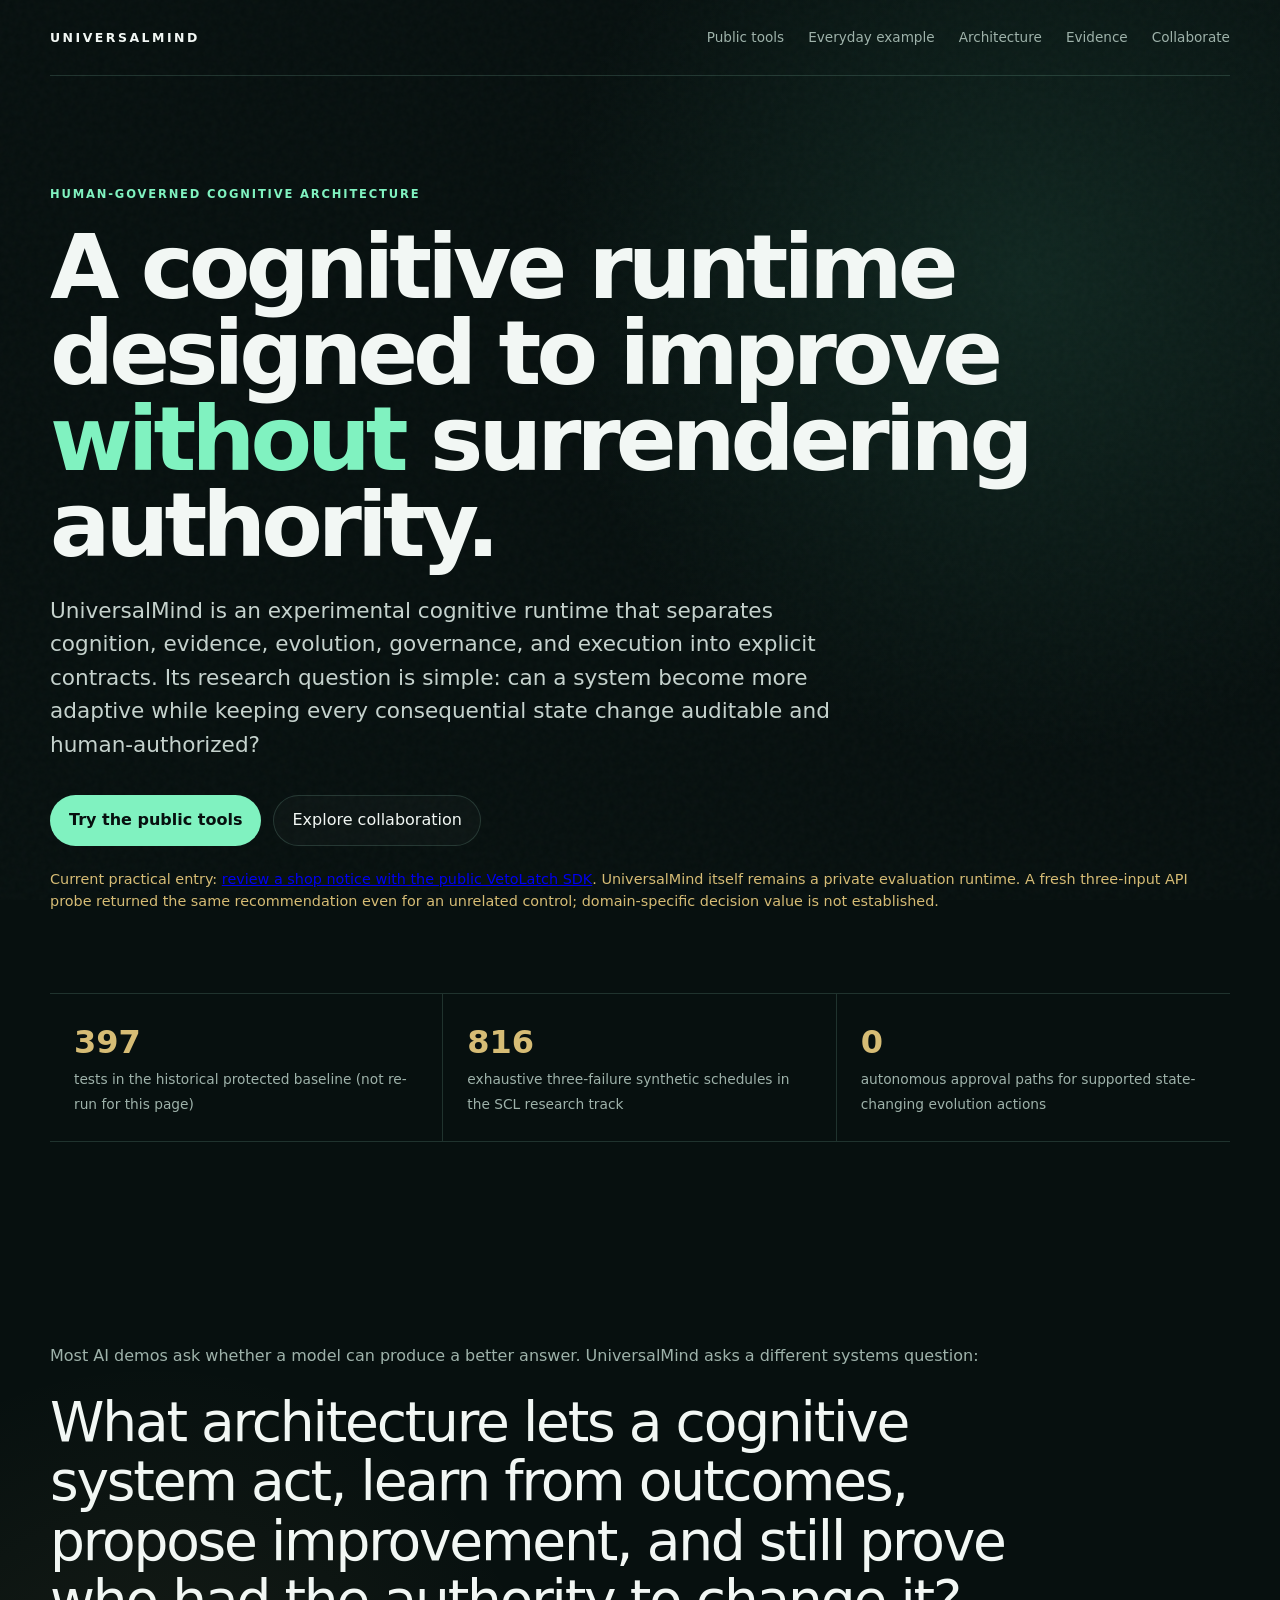
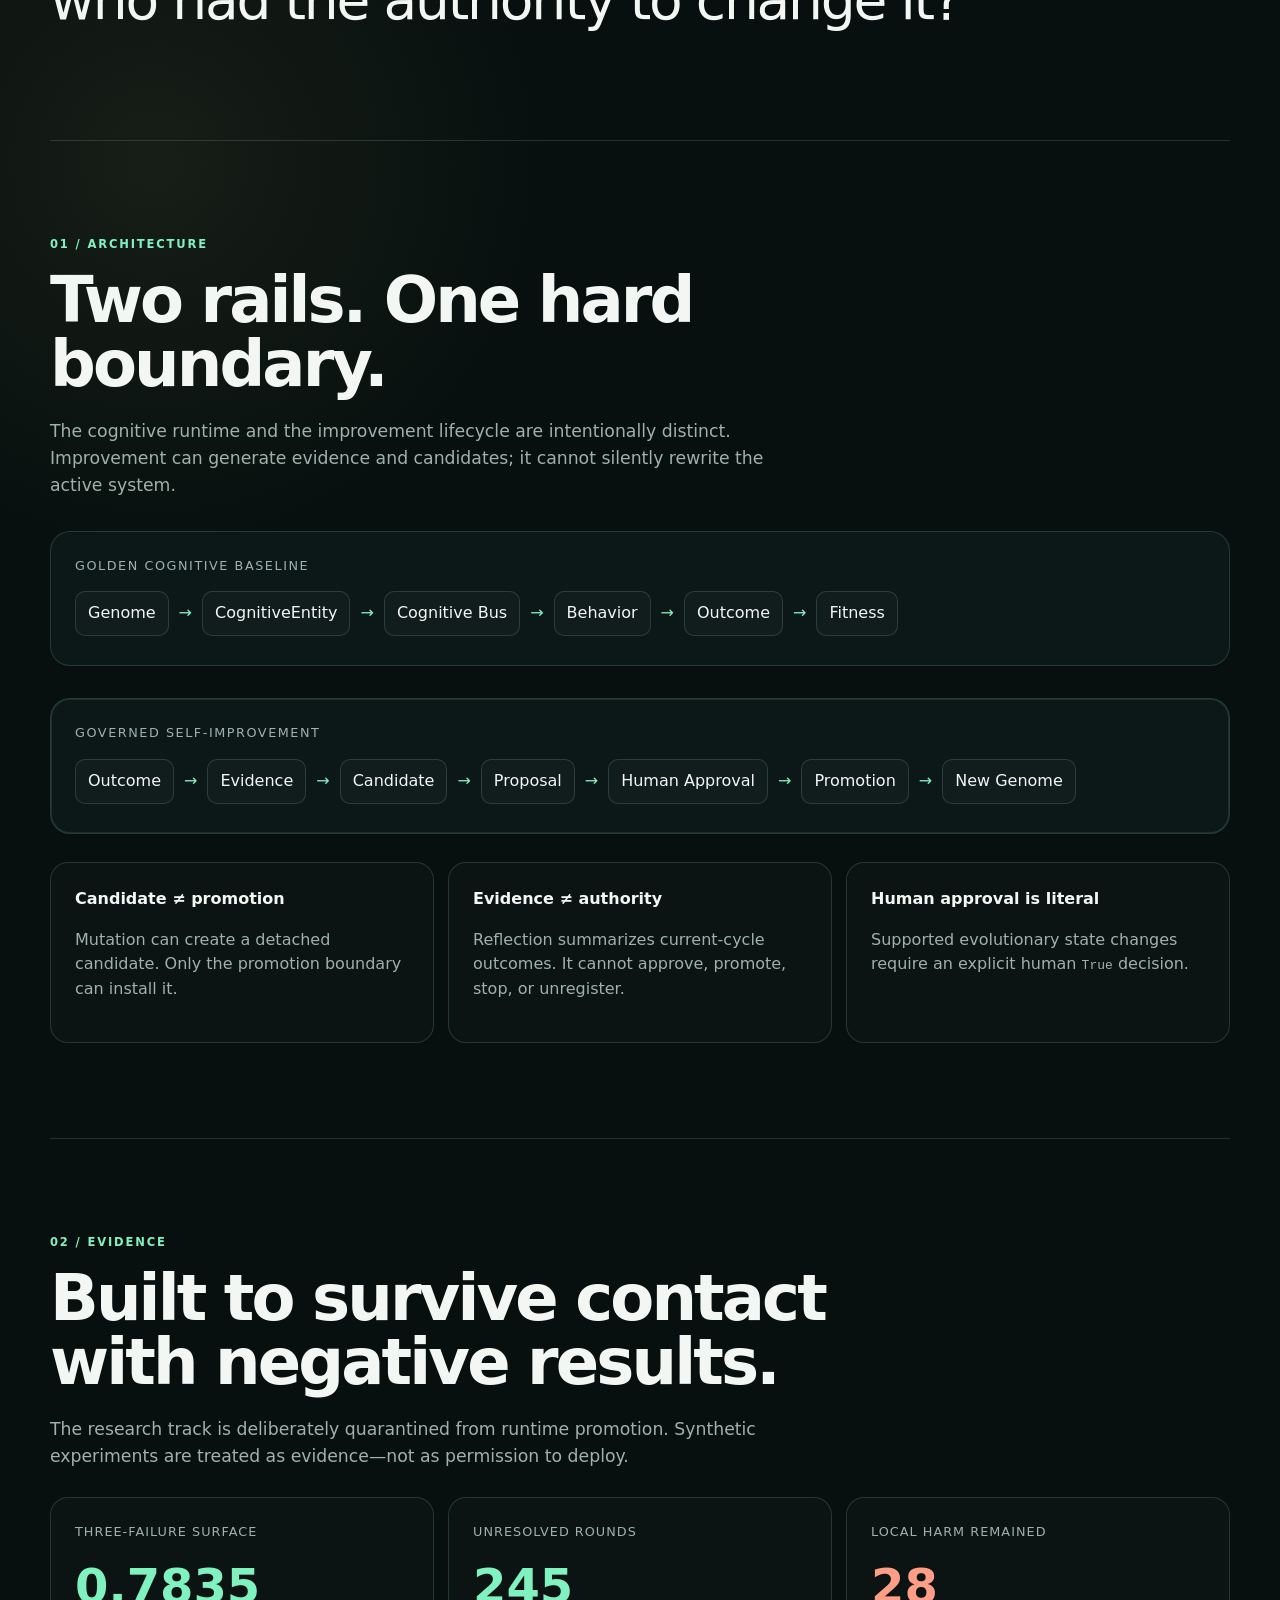
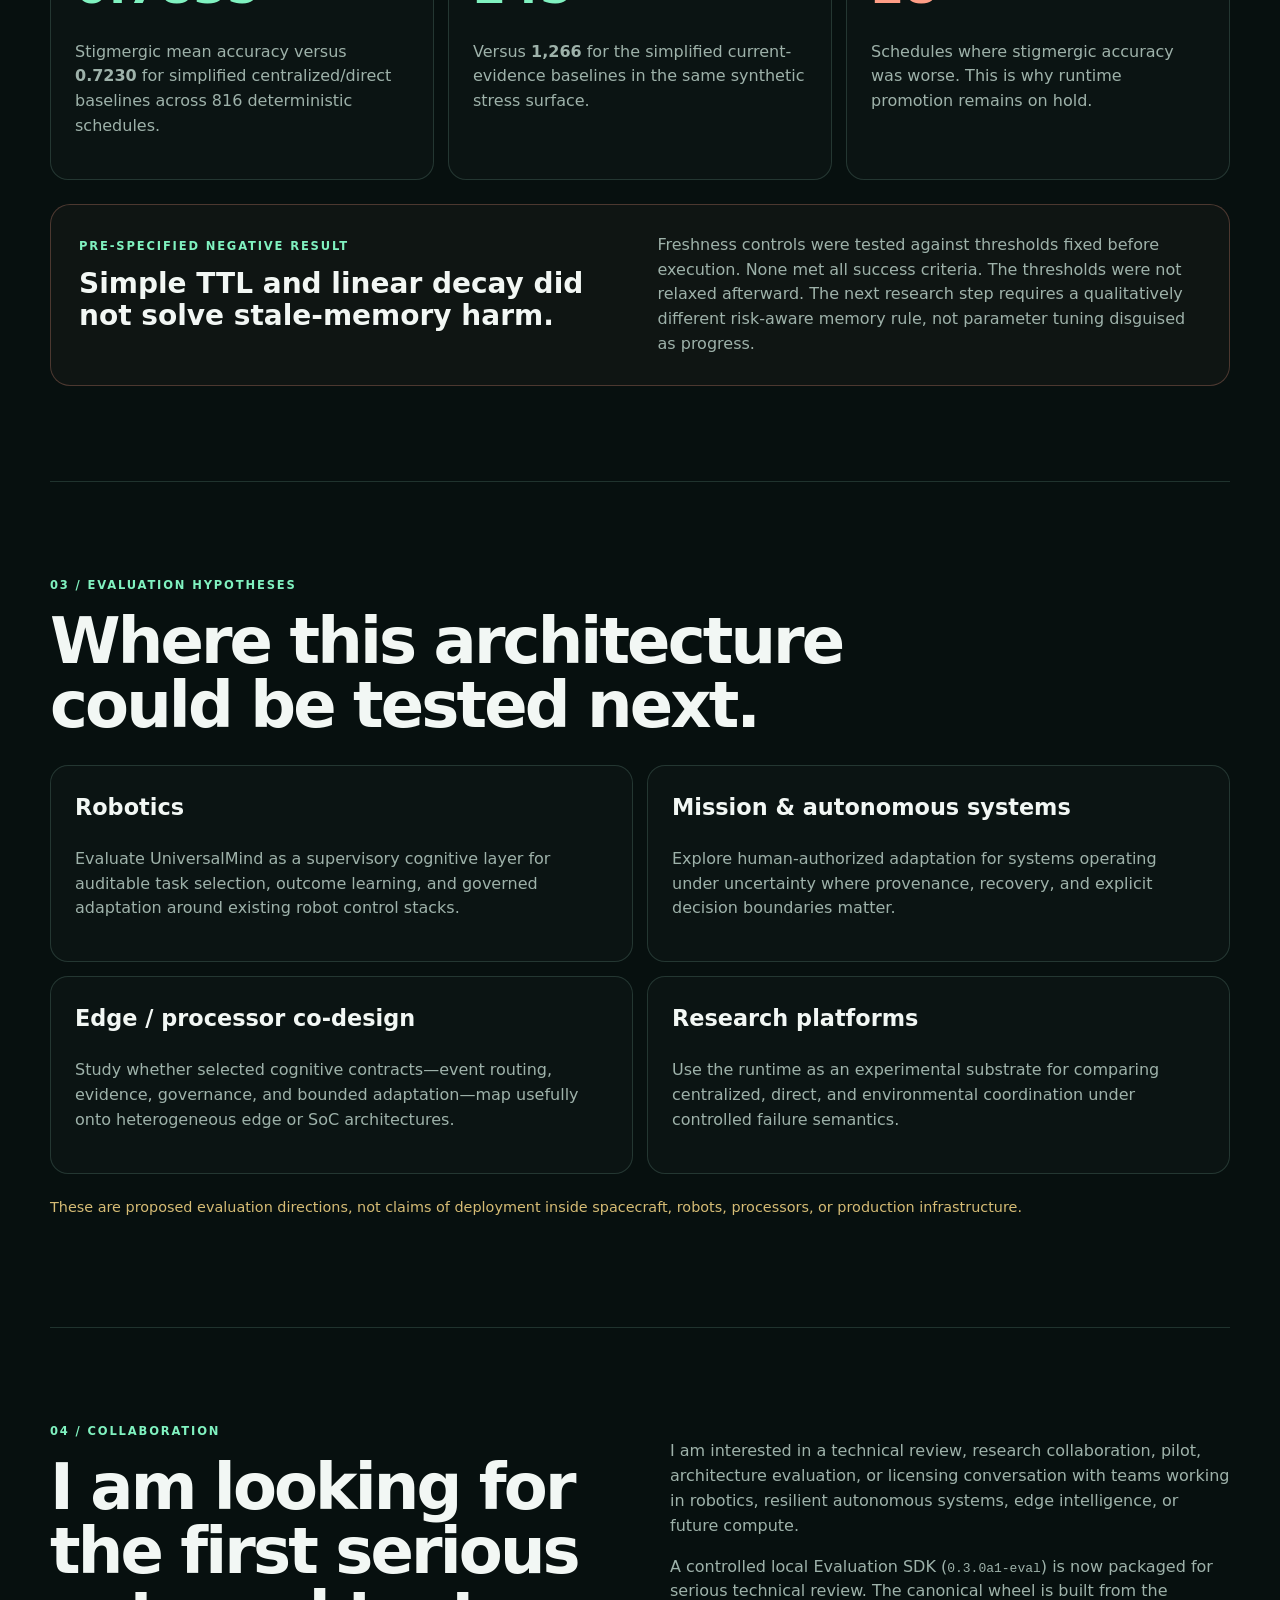
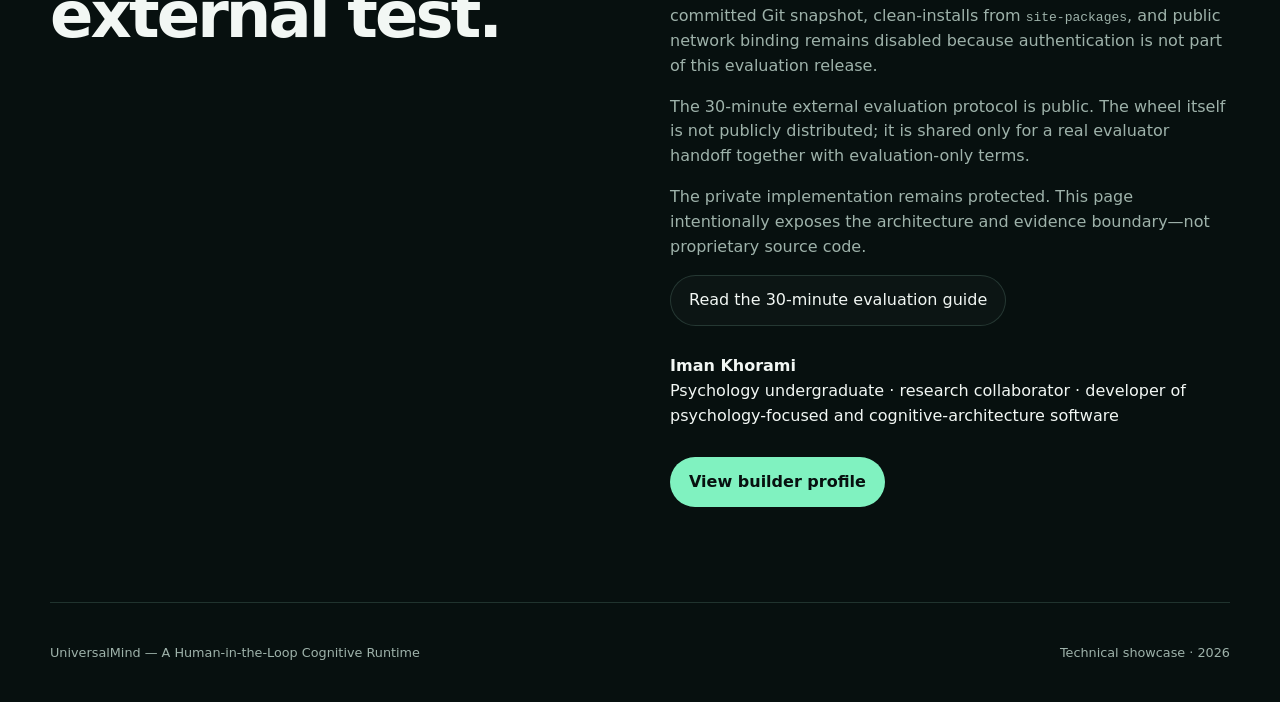
<file: index.html>
<!doctype html>
<html lang="en">
<head>
  <meta charset="utf-8">
  <meta name="viewport" content="width=device-width, initial-scale=1">
  <title>UniversalMind — Human-Governed Cognitive Runtime</title>
  <meta name="description" content="UniversalMind is a Human-in-the-Loop cognitive runtime exploring governed self-improvement, auditable cognition, and resilient collective coordination.">
  <link rel="stylesheet" href="styles.css">
</head>
<body>
  <div class="noise"></div>
  <header class="nav shell">
    <a class="brand" href="#top">UNIVERSALMIND</a>
    <nav>
      <a href="portfolio.html">Public tools</a><a href="everyday.html">Everyday example</a><a href="#architecture">Architecture</a>
      <a href="#evidence">Evidence</a>
      <a href="#collaboration">Collaborate</a>
    </nav>
  </header>

  <main id="top">
    <section class="hero shell">
      <div class="eyebrow">HUMAN-GOVERNED COGNITIVE ARCHITECTURE</div>
      <h1>A cognitive runtime designed to improve <em>without</em> surrendering authority.</h1>
      <p class="lede">
        UniversalMind is an experimental cognitive runtime that separates cognition,
        evidence, evolution, governance, and execution into explicit contracts.
        Its research question is simple: can a system become more adaptive while keeping
        every consequential state change auditable and human-authorized?
      </p>
      <div class="actions">
        <a class="button primary" href="portfolio.html">Try the public tools</a>
        <a class="button" href="#collaboration">Explore collaboration</a>
      </div>
      <p class="boundary">Current practical entry: <a href="everyday.html">review a shop notice with the public VetoLatch SDK</a>. UniversalMind itself remains a private evaluation runtime. A fresh three-input API probe returned the same recommendation even for an unrelated control; domain-specific decision value is not established.</p><div class="proof-strip">
        <div><strong>397</strong><span>tests in the historical protected baseline (not re-run for this page)</span></div>
        <div><strong>816</strong><span>exhaustive three-failure synthetic schedules in the SCL research track</span></div>
        <div><strong>0</strong><span>autonomous approval paths for supported state-changing evolution actions</span></div>
      </div>
    </section>

    <section class="manifesto shell">
      <p>
        Most AI demos ask whether a model can produce a better answer.
        UniversalMind asks a different systems question:
      </p>
      <blockquote>
        What architecture lets a cognitive system act, learn from outcomes,
        propose improvement, and still prove who had the authority to change it?
      </blockquote>
    </section>

    <section id="architecture" class="section shell">
      <div class="section-label">01 / ARCHITECTURE</div>
      <h2>Two rails. One hard boundary.</h2>
      <p class="section-intro">
        The cognitive runtime and the improvement lifecycle are intentionally distinct.
        Improvement can generate evidence and candidates; it cannot silently rewrite
        the active system.
      </p>

      <div class="rail-card">
        <div class="rail-title">Golden cognitive baseline</div>
        <div class="rail">
          <span>Genome</span><i>→</i><span>CognitiveEntity</span><i>→</i><span>Cognitive Bus</span><i>→</i><span>Behavior</span><i>→</i><span>Outcome</span><i>→</i><span>Fitness</span>
        </div>
      </div>

      <div class="rail-card accent">
        <div class="rail-title">Governed self-improvement</div>
        <div class="rail wrap">
          <span>Outcome</span><i>→</i><span>Evidence</span><i>→</i><span>Candidate</span><i>→</i><span>Proposal</span><i>→</i><span>Human Approval</span><i>→</i><span>Promotion</span><i>→</i><span>New Genome</span>
        </div>
      </div>

      <div class="principles">
        <article>
          <b>Candidate ≠ promotion</b>
          <p>Mutation can create a detached candidate. Only the promotion boundary can install it.</p>
        </article>
        <article>
          <b>Evidence ≠ authority</b>
          <p>Reflection summarizes current-cycle outcomes. It cannot approve, promote, stop, or unregister.</p>
        </article>
        <article>
          <b>Human approval is literal</b>
          <p>Supported evolutionary state changes require an explicit human <code>True</code> decision.</p>
        </article>
      </div>
    </section>

    <section id="evidence" class="section shell">
      <div class="section-label">02 / EVIDENCE</div>
      <h2>Built to survive contact with negative results.</h2>
      <p class="section-intro">
        The research track is deliberately quarantined from runtime promotion.
        Synthetic experiments are treated as evidence—not as permission to deploy.
      </p>

      <div class="metrics">
        <article class="metric">
          <span>Three-failure surface</span>
          <strong>0.7835</strong>
          <p>Stigmergic mean accuracy versus <b>0.7230</b> for simplified centralized/direct baselines across 816 deterministic schedules.</p>
        </article>
        <article class="metric">
          <span>Unresolved rounds</span>
          <strong>245</strong>
          <p>Versus <b>1,266</b> for the simplified current-evidence baselines in the same synthetic stress surface.</p>
        </article>
        <article class="metric warning">
          <span>Local harm remained</span>
          <strong>28</strong>
          <p>Schedules where stigmergic accuracy was worse. This is why runtime promotion remains on hold.</p>
        </article>
      </div>

      <div class="negative-result">
        <div>
          <span class="kicker">PRE-SPECIFIED NEGATIVE RESULT</span>
          <h3>Simple TTL and linear decay did not solve stale-memory harm.</h3>
        </div>
        <p>
          Freshness controls were tested against thresholds fixed before execution.
          None met all success criteria. The thresholds were not relaxed afterward.
          The next research step requires a qualitatively different risk-aware memory rule,
          not parameter tuning disguised as progress.
        </p>
      </div>
    </section>

    <section class="section shell applications">
      <div class="section-label">03 / EVALUATION HYPOTHESES</div>
      <h2>Where this architecture could be tested next.</h2>
      <div class="application-grid">
        <article>
          <h3>Robotics</h3>
          <p>Evaluate UniversalMind as a supervisory cognitive layer for auditable task selection, outcome learning, and governed adaptation around existing robot control stacks.</p>
        </article>
        <article>
          <h3>Mission & autonomous systems</h3>
          <p>Explore human-authorized adaptation for systems operating under uncertainty where provenance, recovery, and explicit decision boundaries matter.</p>
        </article>
        <article>
          <h3>Edge / processor co-design</h3>
          <p>Study whether selected cognitive contracts—event routing, evidence, governance, and bounded adaptation—map usefully onto heterogeneous edge or SoC architectures.</p>
        </article>
        <article>
          <h3>Research platforms</h3>
          <p>Use the runtime as an experimental substrate for comparing centralized, direct, and environmental coordination under controlled failure semantics.</p>
        </article>
      </div>
      <p class="boundary">
        These are proposed evaluation directions, not claims of deployment inside spacecraft,
        robots, processors, or production infrastructure.
      </p>
    </section>

    <section id="collaboration" class="section shell collaboration">
      <div>
        <div class="section-label">04 / COLLABORATION</div>
        <h2>I am looking for the first serious external test.</h2>
      </div>
      <div class="collab-copy">
        <p>
          I am interested in a technical review, research collaboration, pilot,
          architecture evaluation, or licensing conversation with teams working in
          robotics, resilient autonomous systems, edge intelligence, or future compute.
        </p>
        <p>
          A controlled local Evaluation SDK (<code>0.3.0a1-eval</code>) is now packaged
          for serious technical review. The canonical wheel is built from the committed
          Git snapshot, clean-installs from <code>site-packages</code>, and public network
          binding remains disabled because authentication is not part of this evaluation release.
        </p>
        <p>
          The 30-minute external evaluation protocol is public. The wheel itself is not
          publicly distributed; it is shared only for a real evaluator handoff together
          with evaluation-only terms.
        </p>
        <p>
          The private implementation remains protected. This page intentionally exposes
          the architecture and evidence boundary—not proprietary source code.
        </p>
        <a class="button" href="https://github.com/ImanCognitiveArch/universalmind-showcase/blob/main/EVALUATION_GUIDE.md">Read the 30-minute evaluation guide</a>
        <p class="signature">
          <strong>Iman Khorami</strong><br>
          Psychology undergraduate · research collaborator · developer of psychology-focused and cognitive-architecture software
        </p>
        <a class="button primary" href="https://github.com/ImanCognitiveArch">View builder profile</a>
      </div>
    </section>
  </main>

  <footer class="shell">
    <span>UniversalMind — A Human-in-the-Loop Cognitive Runtime</span>
    <span>Technical showcase · 2026</span>
  </footer>
</body>
</html>
</file>
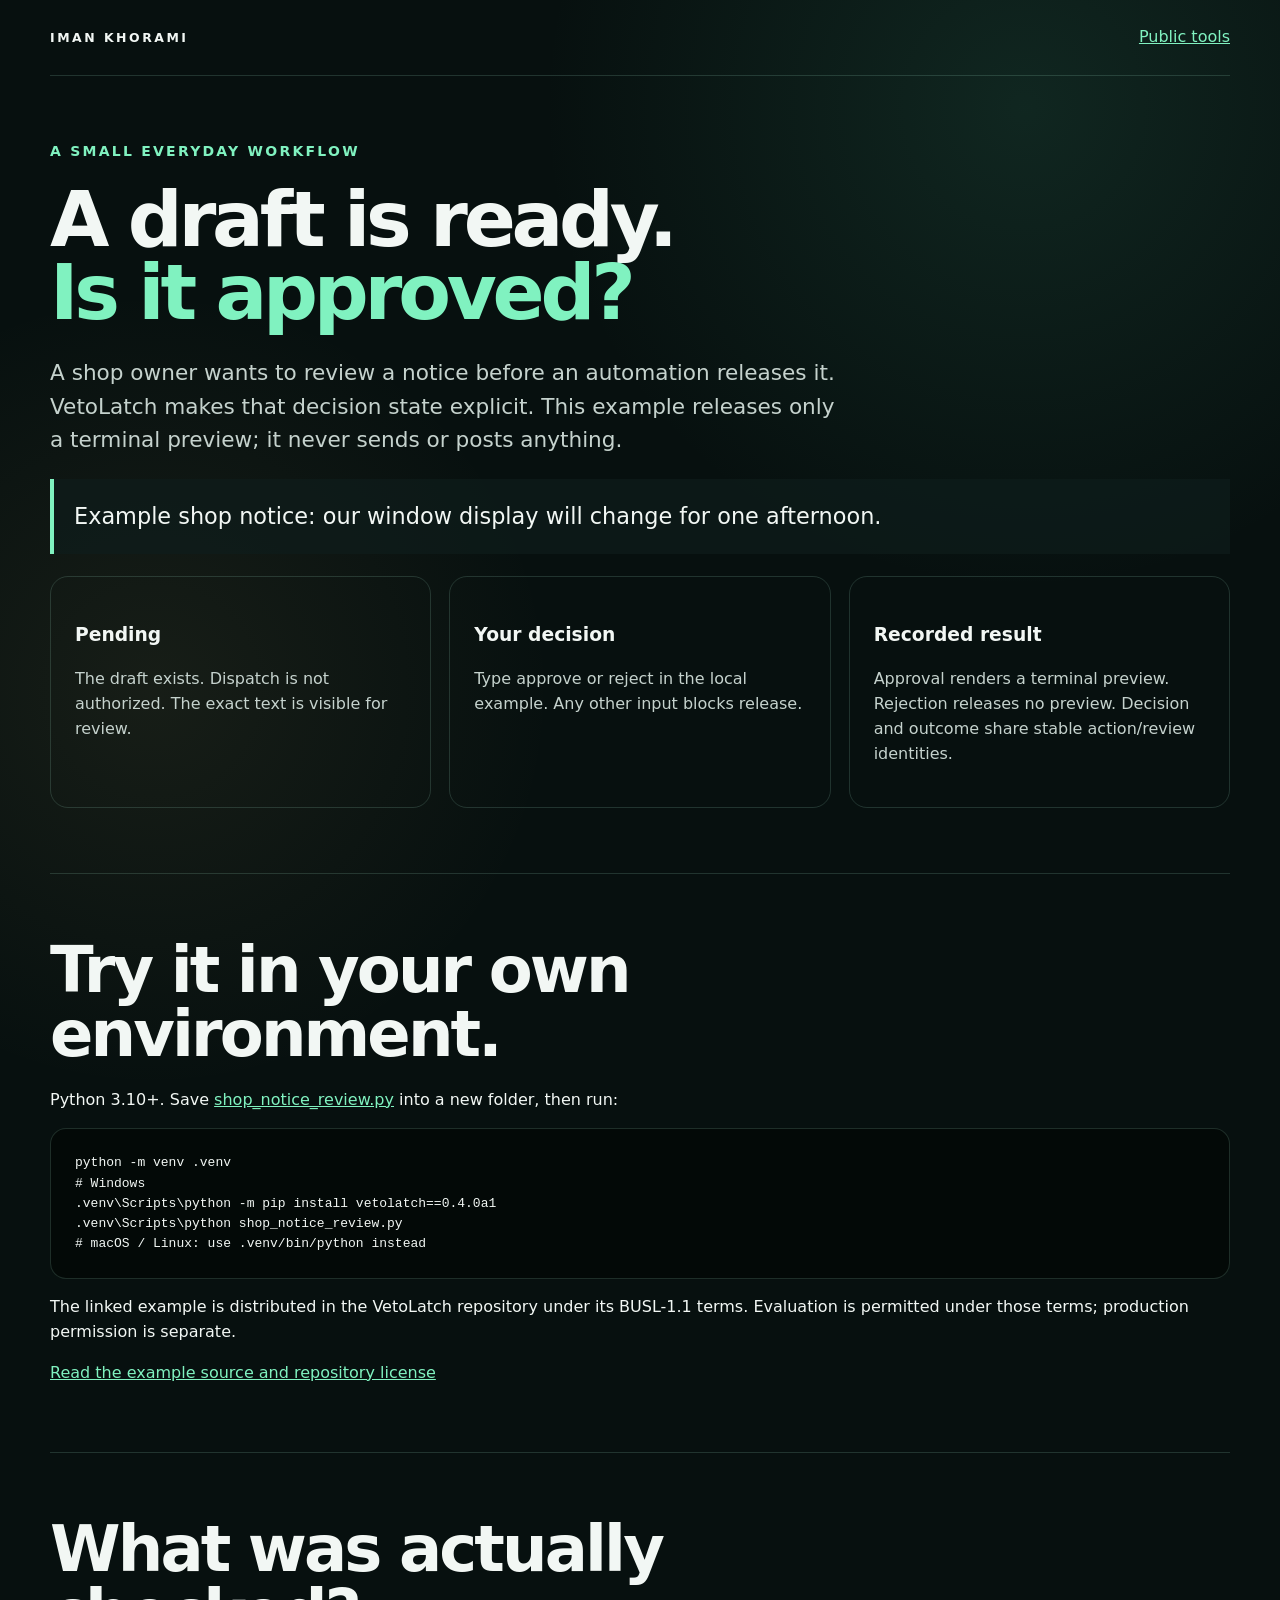
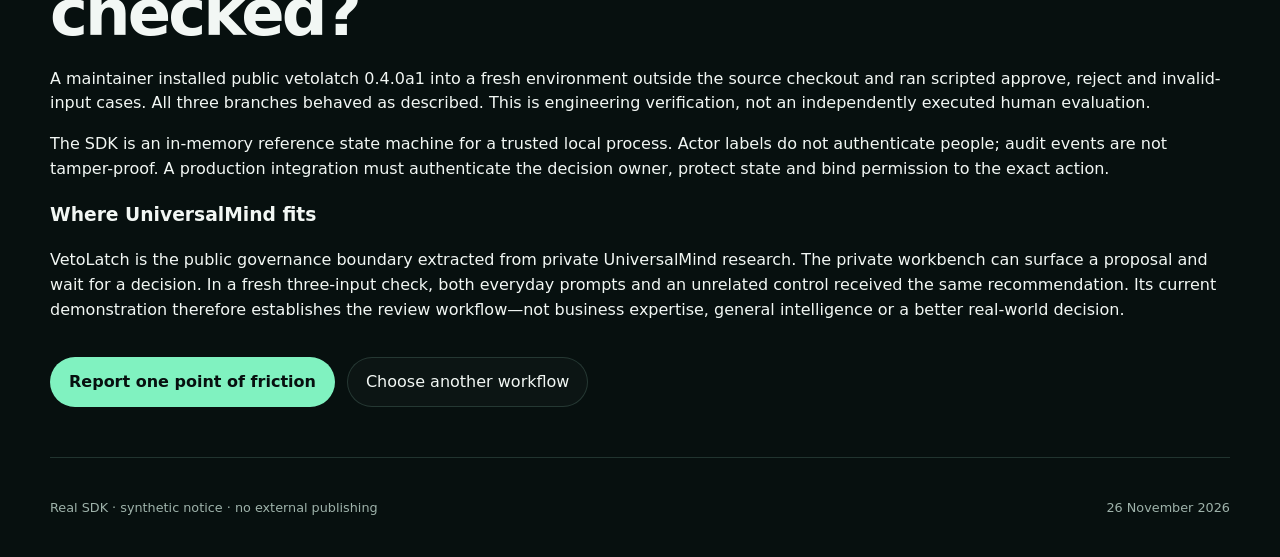
<file: everyday.html>
<!doctype html>
<html lang="en"><head><meta charset="utf-8"><meta name="viewport" content="width=device-width,initial-scale=1"><title>Review a shop notice · VetoLatch</title><meta name="description" content="An everyday local approval example: inspect a shop notice before releasing a terminal preview."><link rel="stylesheet" href="styles.css"><style>h1{font-size:clamp(2.8rem,6vw,5rem)}a{color:var(--mint)}.hero{padding:65px 0}.eyebrow,.section-label{font-size:.875rem}.section{padding:50px 0}pre{white-space:pre-wrap;overflow-wrap:anywhere;padding:24px;border:1px solid var(--line);border-radius:16px;background:#030907}.notice{font-size:1.4rem;border-left:4px solid var(--mint);padding:20px;background:var(--panel)}.cards{display:grid;grid-template-columns:repeat(3,1fr);gap:18px}.cards article{padding:24px;border:1px solid var(--line);border-radius:18px}.cards p{color:#c5d2cd}@media(max-width:800px){.cards{grid-template-columns:1fr}}</style></head><body>
<header class="nav shell"><a class="brand" href="portfolio.html">IMAN KHORAMI</a><a href="portfolio.html">Public tools</a></header><main>
<section class="hero shell"><div class="eyebrow">A SMALL EVERYDAY WORKFLOW</div><h1>A draft is ready.<br><em>Is it approved?</em></h1><p class="lede">A shop owner wants to review a notice before an automation releases it. VetoLatch makes that decision state explicit. This example releases only a terminal preview; it never sends or posts anything.</p><p class="notice">Example shop notice: our window display will change for one afternoon.</p><div class="cards"><article><h3>Pending</h3><p>The draft exists. Dispatch is not authorized. The exact text is visible for review.</p></article><article><h3>Your decision</h3><p>Type approve or reject in the local example. Any other input blocks release.</p></article><article><h3>Recorded result</h3><p>Approval renders a terminal preview. Rejection releases no preview. Decision and outcome share stable action/review identities.</p></article></div></section>
<section class="section shell"><h2>Try it in your own environment.</h2><p>Python 3.10+. Save <a href="https://raw.githubusercontent.com/ImanCognitiveArch/vetolatch/main/examples/shop_notice_review.py">shop_notice_review.py</a> into a new folder, then run:</p><pre><code>python -m venv .venv
# Windows
.venv\Scripts\python -m pip install vetolatch==0.4.0a1
.venv\Scripts\python shop_notice_review.py
# macOS / Linux: use .venv/bin/python instead</code></pre><p>The linked example is distributed in the VetoLatch repository under its BUSL-1.1 terms. Evaluation is permitted under those terms; production permission is separate.</p><p><a href="https://github.com/ImanCognitiveArch/vetolatch/blob/main/examples/shop_notice_review.py">Read the example source and repository license</a></p></section>
<section class="section shell"><h2>What was actually checked?</h2><p>A maintainer installed public vetolatch 0.4.0a1 into a fresh environment outside the source checkout and ran scripted approve, reject and invalid-input cases. All three branches behaved as described. This is engineering verification, not an independently executed human evaluation.</p><p>The SDK is an in-memory reference state machine for a trusted local process. Actor labels do not authenticate people; audit events are not tamper-proof. A production integration must authenticate the decision owner, protect state and bind permission to the exact action.</p><h3>Where UniversalMind fits</h3><p>VetoLatch is the public governance boundary extracted from private UniversalMind research. The private workbench can surface a proposal and wait for a decision. In a fresh three-input check, both everyday prompts and an unrelated control received the same recommendation. Its current demonstration therefore establishes the review workflow—not business expertise, general intelligence or a better real-world decision.</p><div class="actions"><a class="button primary" href="https://github.com/ImanCognitiveArch/vetolatch/issues/new">Report one point of friction</a><a class="button" href="portfolio.html">Choose another workflow</a></div></section></main><footer class="shell"><span>Real SDK · synthetic notice · no external publishing</span><span>26 November 2026</span></footer></body></html>
</file>
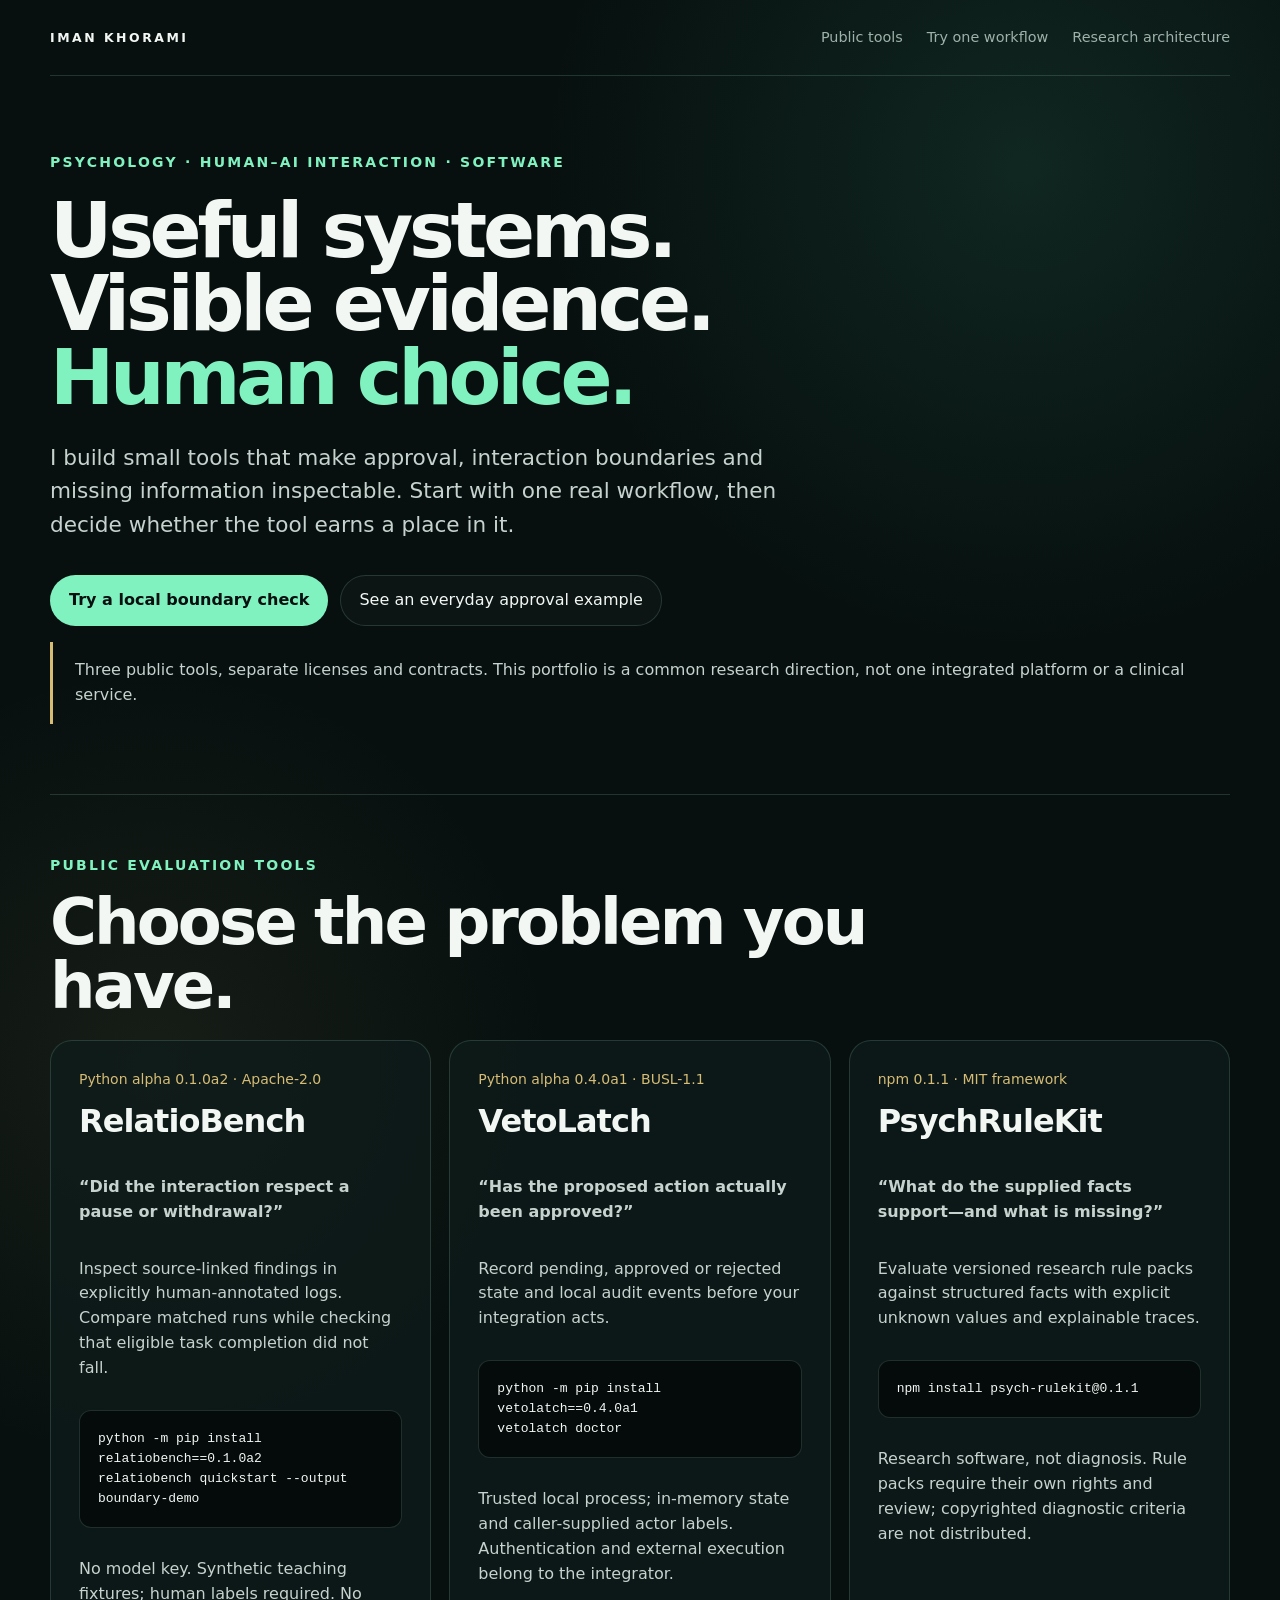
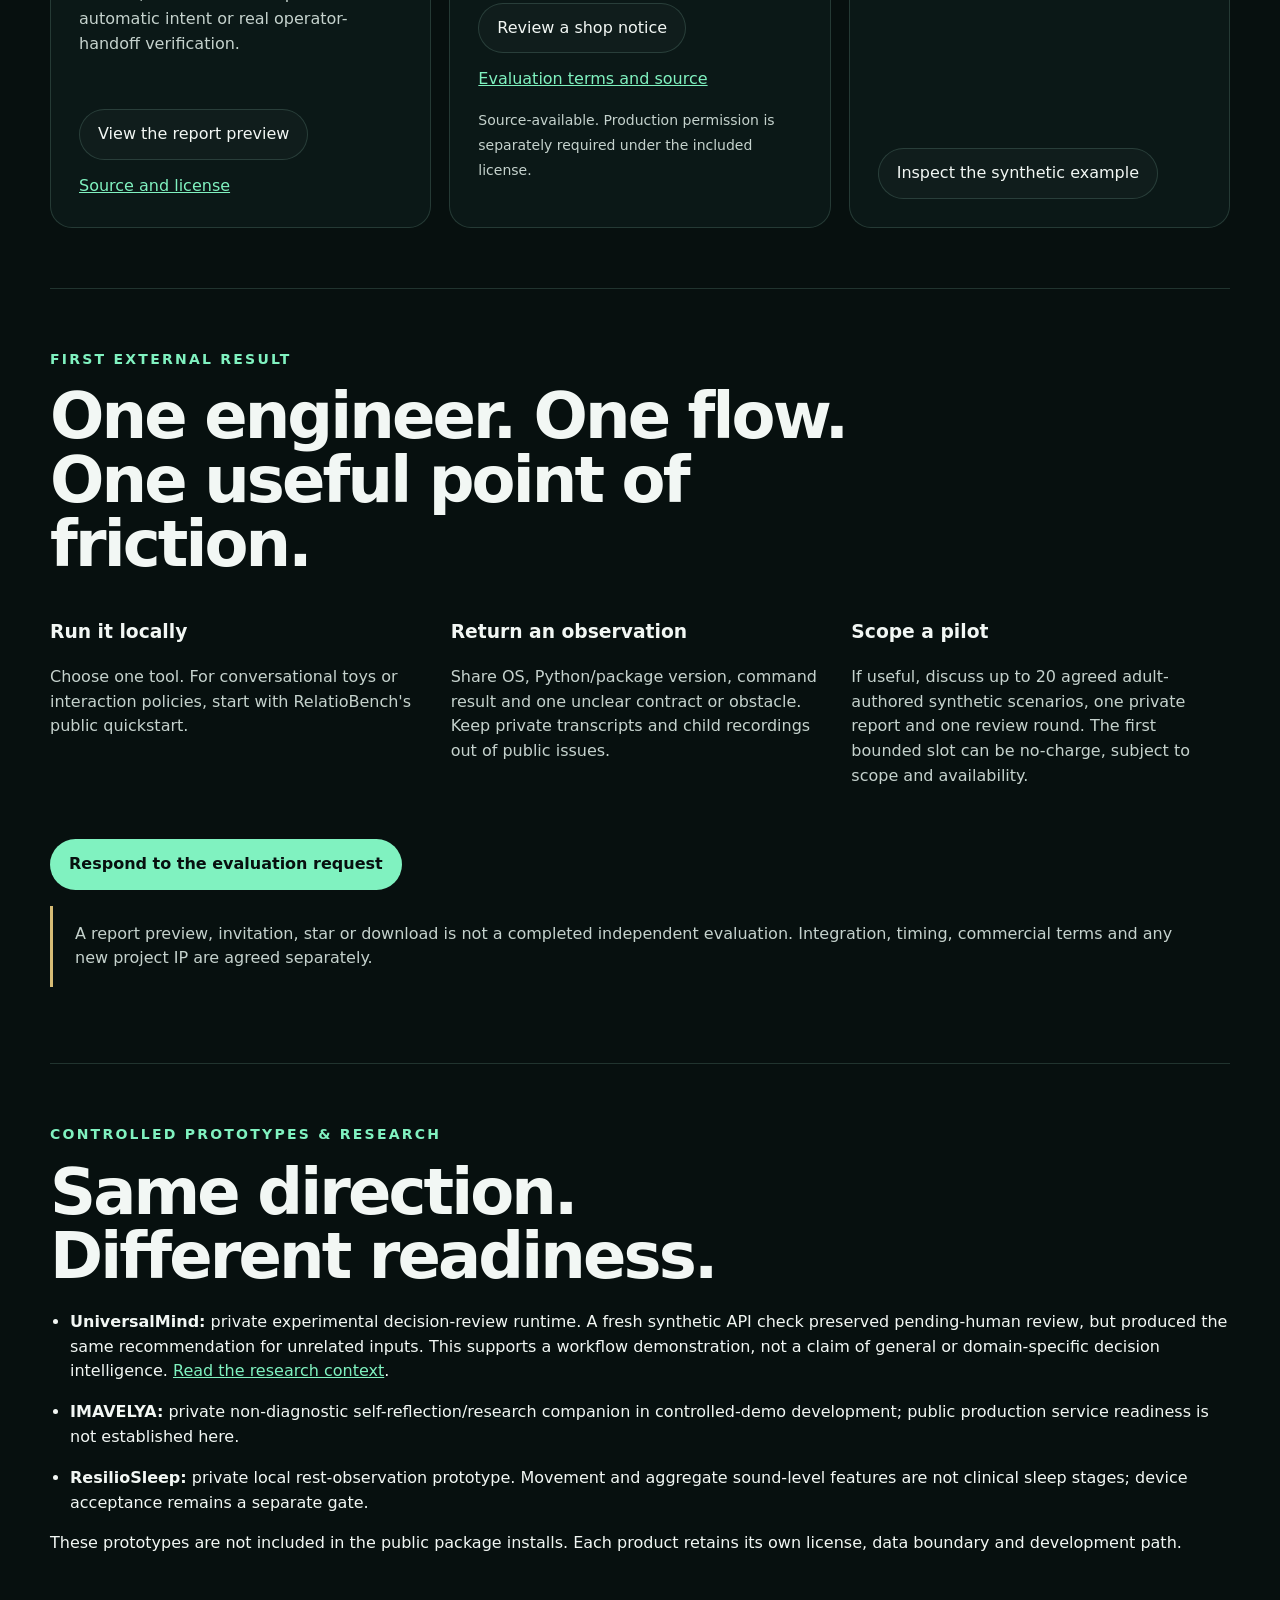
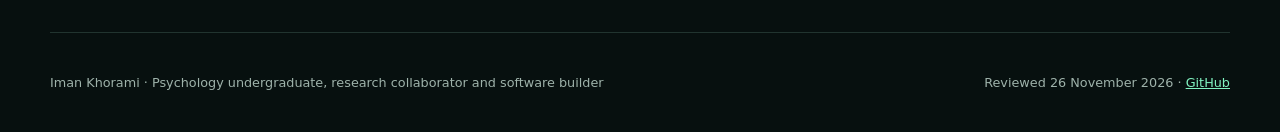
<file: portfolio.html>
<!doctype html>
<html lang="en"><head><meta charset="utf-8"><meta name="viewport" content="width=device-width,initial-scale=1">
<title>Iman Khorami · Software for human agency</title>
<meta name="description" content="Three public research-engineering tools for explicit approval, inspectable interaction boundaries and transparent rules.">
<link rel="stylesheet" href="styles.css"><style>
h1{font-size:clamp(2.7rem,6vw,5.6rem);max-width:900px}.hero{padding:76px 0 54px}.eyebrow,.section-label,.kicker{font-size:.875rem}a{color:var(--mint)}.tool-grid{display:grid;grid-template-columns:repeat(3,minmax(0,1fr));gap:18px}.tool{border:1px solid var(--line);border-radius:22px;padding:28px;background:var(--panel);display:flex;flex-direction:column;min-width:0}.tool h2{font-size:2rem;letter-spacing:-.03em}.tool p{color:#c5d2cd}.tool .button{margin-top:auto;align-self:flex-start}.tag{font-size:.875rem;color:var(--gold)}code{overflow-wrap:anywhere}pre{white-space:pre-wrap;background:#050b0a;padding:18px;border-radius:12px;border:1px solid var(--line)}.note{border-left:3px solid var(--gold);padding:16px 22px;color:#c5d2cd}.section{padding:60px 0}.nav nav a{font-size:.9rem}.text-link{display:inline-block;margin-top:14px}.steps{display:grid;grid-template-columns:repeat(3,1fr);gap:22px}.steps p{color:#c5d2cd}.status-list{padding-left:20px}.status-list li{margin-bottom:16px}.nav{height:auto;min-height:76px;gap:20px;flex-wrap:wrap;padding-block:18px}.nav nav{flex-wrap:wrap}.tool small{font-size:.875rem}
@media(max-width:850px){.tool-grid,.steps{grid-template-columns:1fr}.nav nav{display:flex;gap:16px}.hero{padding-top:45px}}
</style></head><body>
<header class="nav shell"><a class="brand" href="portfolio.html">IMAN KHORAMI</a><nav><a href="#tools">Public tools</a><a href="#pilot">Try one workflow</a><a href="index.html">Research architecture</a></nav></header>
<main>
<section class="hero shell"><div class="eyebrow">PSYCHOLOGY · HUMAN–AI INTERACTION · SOFTWARE</div><h1>Useful systems.<br>Visible evidence.<br><em>Human choice.</em></h1>
<p class="lede">I build small tools that make approval, interaction boundaries and missing information inspectable. Start with one real workflow, then decide whether the tool earns a place in it.</p>
<div class="actions"><a class="button primary" href="https://github.com/ImanCognitiveArch/relatiobench/issues/1">Try a local boundary check</a><a class="button" href="everyday.html">See an everyday approval example</a></div>
<p class="note">Three public tools, separate licenses and contracts. This portfolio is a common research direction, not one integrated platform or a clinical service.</p></section>
<section class="section shell" id="tools"><div class="section-label">PUBLIC EVALUATION TOOLS</div><h2>Choose the problem you have.</h2>
<div class="tool-grid">
<article class="tool"><span class="tag">Python alpha 0.1.0a2 · Apache-2.0</span><h2>RelatioBench</h2><p><strong>“Did the interaction respect a pause or withdrawal?”</strong></p><p>Inspect source-linked findings in explicitly human-annotated logs. Compare matched runs while checking that eligible task completion did not fall.</p><pre><code>python -m pip install relatiobench==0.1.0a2
relatiobench quickstart --output boundary-demo</code></pre><p>No model key. Synthetic teaching fixtures; human labels required. No automatic intent or real operator-handoff verification.</p><a class="button" href="https://imancognitivearch.github.io/relatiobench/">View the report preview</a><a class="text-link" href="https://github.com/ImanCognitiveArch/relatiobench">Source and license</a></article>
<article class="tool"><span class="tag">Python alpha 0.4.0a1 · BUSL-1.1</span><h2>VetoLatch</h2><p><strong>“Has the proposed action actually been approved?”</strong></p><p>Record pending, approved or rejected state and local audit events before your integration acts.</p><pre><code>python -m pip install vetolatch==0.4.0a1
vetolatch doctor</code></pre><p>Trusted local process; in-memory state and caller-supplied actor labels. Authentication and external execution belong to the integrator.</p><a class="button" href="everyday.html">Review a shop notice</a><a class="text-link" href="https://github.com/ImanCognitiveArch/vetolatch">Evaluation terms and source</a><p><small>Source-available. Production permission is separately required under the included license.</small></p></article>
<article class="tool"><span class="tag">npm 0.1.1 · MIT framework</span><h2>PsychRuleKit</h2><p><strong>“What do the supplied facts support—and what is missing?”</strong></p><p>Evaluate versioned research rule packs against structured facts with explicit unknown values and explainable traces.</p><pre><code>npm install psych-rulekit@0.1.1</code></pre><p>Research software, not diagnosis. Rule packs require their own rights and review; copyrighted diagnostic criteria are not distributed.</p><a class="button" href="https://github.com/ImanCognitiveArch/psych-rulekit">Inspect the synthetic example</a></article>
</div></section>
<section class="section shell" id="pilot"><div class="section-label">FIRST EXTERNAL RESULT</div><h2>One engineer. One flow.<br>One useful point of friction.</h2><div class="steps"><article><h3>Run it locally</h3><p>Choose one tool. For conversational toys or interaction policies, start with RelatioBench's public quickstart.</p></article><article><h3>Return an observation</h3><p>Share OS, Python/package version, command result and one unclear contract or obstacle. Keep private transcripts and child recordings out of public issues.</p></article><article><h3>Scope a pilot</h3><p>If useful, discuss up to 20 agreed adult-authored synthetic scenarios, one private report and one review round. The first bounded slot can be no-charge, subject to scope and availability.</p></article></div><div class="actions"><a class="button primary" href="https://github.com/ImanCognitiveArch/relatiobench/issues/1">Respond to the evaluation request</a></div><p class="note">A report preview, invitation, star or download is not a completed independent evaluation. Integration, timing, commercial terms and any new project IP are agreed separately.</p></section>
<section class="section shell"><div class="section-label">CONTROLLED PROTOTYPES & RESEARCH</div><h2>Same direction.<br>Different readiness.</h2><ul class="status-list"><li><strong>UniversalMind:</strong> private experimental decision-review runtime. A fresh synthetic API check preserved pending-human review, but produced the same recommendation for unrelated inputs. This supports a workflow demonstration, not a claim of general or domain-specific decision intelligence. <a href="index.html">Read the research context</a>.</li><li><strong>IMAVELYA:</strong> private non-diagnostic self-reflection/research companion in controlled-demo development; public production service readiness is not established here.</li><li><strong>ResilioSleep:</strong> private local rest-observation prototype. Movement and aggregate sound-level features are not clinical sleep stages; device acceptance remains a separate gate.</li></ul><p>These prototypes are not included in the public package installs. Each product retains its own license, data boundary and development path.</p></section>
</main><footer class="shell"><span>Iman Khorami · Psychology undergraduate, research collaborator and software builder</span><span>Reviewed 26 November 2026 · <a href="https://github.com/ImanCognitiveArch">GitHub</a></span></footer></body></html>
</file>
<file: styles.css>
:root {
  --bg: #07100f;
  --panel: rgba(15, 29, 27, .72);
  --line: rgba(181, 255, 226, .15);
  --text: #f2f7f4;
  --muted: #9eb2aa;
  --mint: #80f2c0;
  --gold: #d6bc75;
  --danger: #ff9e86;
}
* { box-sizing: border-box; }
html { scroll-behavior: smooth; }
body {
  margin: 0;
  background:
    radial-gradient(circle at 80% 5%, rgba(58, 141, 111, .18), transparent 30rem),
    radial-gradient(circle at 12% 32%, rgba(214, 188, 117, .08), transparent 25rem),
    var(--bg);
  color: var(--text);
  font-family: Inter, ui-sans-serif, system-ui, -apple-system, BlinkMacSystemFont, "Segoe UI", sans-serif;
  line-height: 1.55;
}
.noise {
  position: fixed; inset: 0; pointer-events: none; opacity: .16; z-index: -1;
  background-image: url("data:image/svg+xml,%3Csvg viewBox='0 0 160 160' xmlns='http://www.w3.org/2000/svg'%3E%3Cfilter id='n'%3E%3CfeTurbulence type='fractalNoise' baseFrequency='.95' numOctaves='4' stitchTiles='stitch'/%3E%3C/filter%3E%3Crect width='100%25' height='100%25' filter='url(%23n)' opacity='.18'/%3E%3C/svg%3E");
}
.shell { width: min(1180px, calc(100% - 40px)); margin-inline: auto; }
.nav { height: 76px; display: flex; align-items: center; justify-content: space-between; border-bottom: 1px solid var(--line); }
.brand { color: var(--text); text-decoration: none; font-size: .78rem; letter-spacing: .2em; font-weight: 800; }
.nav nav { display: flex; gap: 24px; }
.nav nav a { color: var(--muted); text-decoration: none; font-size: .85rem; }
.nav nav a:hover { color: var(--mint); }

.hero { padding: 110px 0 76px; }
.eyebrow, .section-label, .kicker { color: var(--mint); letter-spacing: .16em; font-size: .72rem; font-weight: 800; }
h1 { max-width: 1000px; margin: 20px 0 26px; font-size: clamp(3rem, 7vw, 6.7rem); line-height: .96; letter-spacing: -.055em; font-weight: 650; }
h1 em { color: var(--mint); font-style: normal; }
.lede { max-width: 790px; color: #c5d2cd; font-size: clamp(1.1rem, 2vw, 1.35rem); }
.actions { display: flex; gap: 12px; margin-top: 34px; flex-wrap: wrap; }
.button { display: inline-flex; padding: 12px 18px; border: 1px solid var(--line); color: var(--text); text-decoration: none; border-radius: 999px; background: rgba(255,255,255,.025); }
.button.primary { background: var(--mint); color: #07100f; border-color: transparent; font-weight: 750; }
.proof-strip { margin-top: 80px; display: grid; grid-template-columns: repeat(3, 1fr); border-top: 1px solid var(--line); border-bottom: 1px solid var(--line); }
.proof-strip div { padding: 24px; border-right: 1px solid var(--line); }
.proof-strip div:last-child { border-right: 0; }
.proof-strip strong { display: block; font-size: 2rem; color: var(--gold); }
.proof-strip span { color: var(--muted); font-size: .86rem; }

.manifesto { padding: 110px 0; }
.manifesto p { color: var(--muted); }
blockquote { margin: 24px 0 0; max-width: 1000px; font-size: clamp(2rem, 4.3vw, 4.2rem); line-height: 1.08; letter-spacing: -.04em; }

.section { padding: 95px 0; border-top: 1px solid var(--line); }
h2 { max-width: 850px; font-size: clamp(2.3rem, 5vw, 4.6rem); line-height: 1; letter-spacing: -.045em; margin: 14px 0 22px; }
.section-intro { max-width: 760px; color: var(--muted); font-size: 1.08rem; }
.rail-card { margin-top: 32px; padding: 24px; border: 1px solid var(--line); border-radius: 20px; background: var(--panel); }
.rail-card.accent { box-shadow: inset 0 0 0 1px rgba(128, 242, 192, .12); }
.rail-title { color: var(--muted); font-size: .8rem; text-transform: uppercase; letter-spacing: .12em; margin-bottom: 16px; }
.rail { display: flex; align-items: center; gap: 10px; overflow-x: auto; padding-bottom: 5px; }
.rail.wrap { flex-wrap: wrap; overflow: visible; }
.rail span { white-space: nowrap; border: 1px solid var(--line); border-radius: 10px; padding: 9px 12px; background: rgba(255,255,255,.025); }
.rail i { color: var(--mint); font-style: normal; }
.principles, .metrics, .application-grid { display: grid; grid-template-columns: repeat(3, 1fr); gap: 14px; margin-top: 28px; }
.principles article, .metric, .application-grid article { padding: 24px; border: 1px solid var(--line); border-radius: 18px; background: rgba(255,255,255,.018); }
.principles p, .metric p, .application-grid p { color: var(--muted); }
.metric span { display: block; color: var(--muted); font-size: .8rem; letter-spacing: .08em; text-transform: uppercase; }
.metric strong { display: block; font-size: 3rem; margin: 7px 0; color: var(--mint); }
.metric.warning strong { color: var(--danger); }
.negative-result { margin-top: 24px; padding: 28px; border-radius: 20px; border: 1px solid rgba(255,158,134,.25); background: rgba(255,158,134,.035); display: grid; grid-template-columns: 1fr 1fr; gap: 35px; }
.negative-result h3 { font-size: 1.75rem; line-height: 1.15; margin: 10px 0 0; }
.negative-result p { color: var(--muted); margin: 0; }
.application-grid { grid-template-columns: repeat(2, 1fr); }
.application-grid h3 { font-size: 1.4rem; margin-top: 0; }
.boundary { color: var(--gold); font-size: .9rem; margin-top: 22px; }
.collaboration { display: grid; grid-template-columns: 1fr 1fr; gap: 60px; }
.collab-copy { color: var(--muted); }
.signature { color: var(--text); margin: 28px 0; }
footer { min-height: 100px; border-top: 1px solid var(--line); display: flex; align-items: center; justify-content: space-between; color: var(--muted); font-size: .8rem; }

@media (max-width: 800px) {
  .nav nav { display: none; }
  .hero { padding-top: 75px; }
  .proof-strip, .principles, .metrics, .application-grid, .negative-result, .collaboration { grid-template-columns: 1fr; }
  .proof-strip div { border-right: 0; border-bottom: 1px solid var(--line); }
  .proof-strip div:last-child { border-bottom: 0; }
  footer { flex-direction: column; justify-content: center; gap: 8px; align-items: flex-start; }
}
</file>
